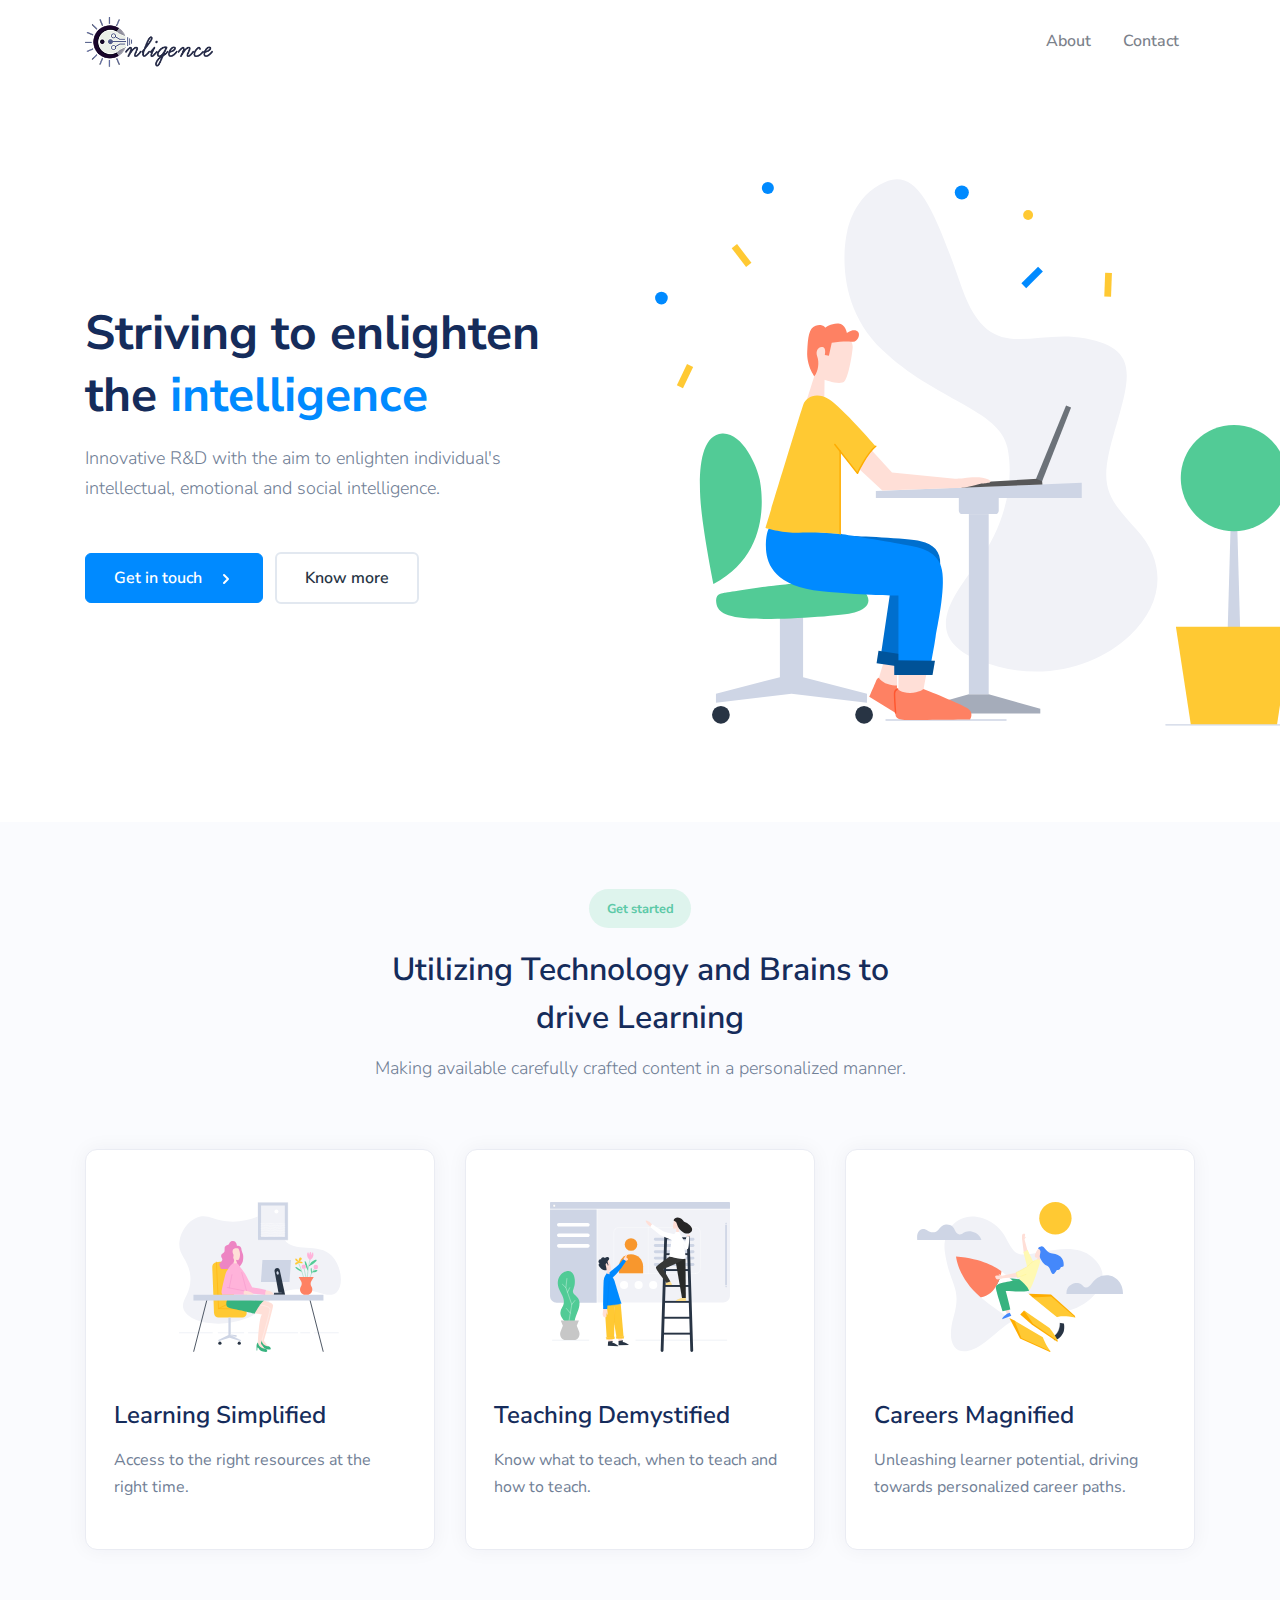
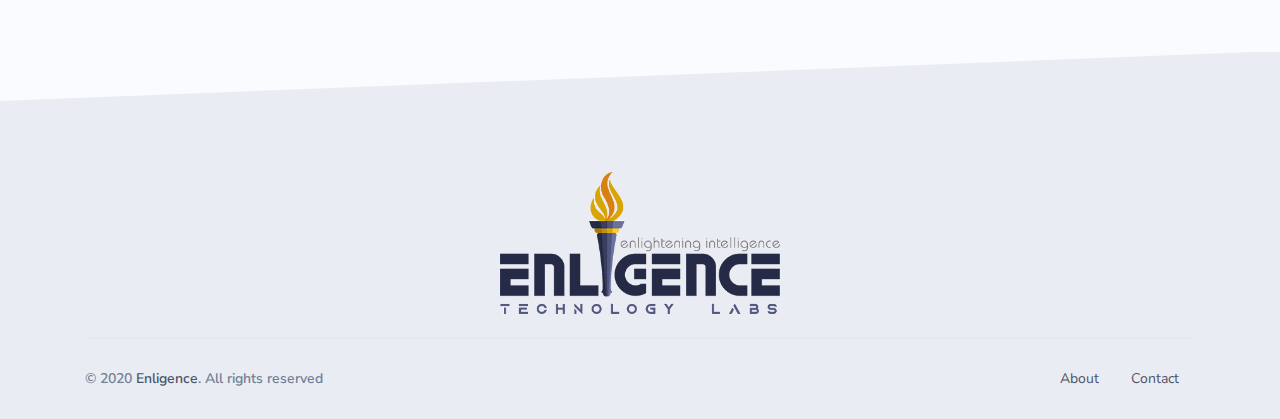
<file: index.html>
<!DOCTYPE html>
<html lang="en">

<head>
    <meta charset="utf-8">
    <meta name="viewport" content="width=device-width, initial-scale=1, shrink-to-fit=no">
    <meta name="description" content="">
    <meta name="author" content="Enligence">
    <title>Enligence Technology Labs</title>
    <link rel="icon" href="assets/img/brand/favicon.png" type="image/png">
    <link rel="stylesheet" href="assets/css/quick-website.css" id="stylesheet">
</head>

<body>
    <!-- Preloader -->
    <div class="preloader">
        <div class="spinner-border text-primary" role="status">
            <span class="sr-only">Loading...</span>
        </div>
    </div>

    <!-- Navbar -->
    <nav class="navbar navbar-expand-lg navbar-light bg-white">
        <div class="container">
            <!-- Brand -->
            <a href="index.html">
                <img style="height:50px" alt="Image placeholder" src="assets/img/toplogo.png" id="navbar-logo">
            </a>
            <!-- Toggler -->
            <button class="navbar-toggler" type="button" data-toggle="collapse" data-target="#navbarCollapse"
                aria-controls="navbarCollapse" aria-expanded="false" aria-label="Toggle navigation">
                <span class="navbar-toggler-icon"></span>
            </button>
            <!-- Collapse -->
            <div class="collapse navbar-collapse" id="navbarCollapse">
                <ul class="navbar-nav mt-4 mt-lg-0 ml-auto">
                    <li class="nav-item">
                        <a class="nav-link" href="about.html">About</a>
                    </li>
                    <li class="nav-item">
                        <a class="nav-link" href="contact.html">Contact</a>
                    </li>
                </ul>
            </div>
        </div>
    </nav>
    <!-- Main content -->
    <section class="slice py-7">
        <div class="container">
            <div class="row row-grid align-items-center">
                <div class="col-12 col-md-5 col-lg-6 order-md-2 text-center">
                    <!-- Image -->
                    <figure class="w-100">
                        <img alt="Image placeholder" src="assets/img/svg/illustrations/illustration-3.svg"
                            class="img-fluid mw-md-120">
                    </figure>
                </div>
                <div class="col-12 col-md-7 col-lg-6 order-md-1 pr-md-5">
                    <!-- Heading -->


                    <h1 class="display-4 text-center text-md-left mb-3">
                        Striving to enlighten the <strong class="text-primary">intelligence</strong>
                    </h1>
                    <!-- Text -->
                    <p class="lead text-center text-md-left text-muted">
                        Innovative R&D with the aim to
                        enlighten individual's intellectual, emotional and social intelligence.
                    </p>
                    <!-- Buttons -->
                    <div class="text-center text-md-left mt-5">
                        <a href="contact.html" class="btn btn-primary btn-icon">
                            <span class="btn-inner--text">Get in touch</span>
                            <span class="btn-inner--icon"><i data-feather="chevron-right"></i></span>
                        </a>
                        <a href="about.html" class="btn btn-neutral btn-icon d-lg-inline-block">Know more</a>
                    </div>
                </div>
            </div>
        </div>
    </section>
    <section class="slice slice-lg pt-lg-6 pb-0 pb-lg-6 bg-section-secondary">
        <div class="container">
            <!-- Title -->
            <!-- Section title -->
            <div class="row mb-5 justify-content-center text-center">
                <div class="col-lg-6">
                    <span class="badge badge-soft-success badge-pill badge-lg">
                        Get started
                    </span>
                    <!-- Research and Develop innovative teaching and learning frameworks and related areas, 
                    aids and products for all age groups and domains in diverse modalities with aim to 
                    enlighten individual's intellectual, emotional and social intelligence -->
                    <h2 class=" mt-4">Utilizing Technology and Brains to drive Learning</h2>
                    <div class="mt-2">
                        <p class="lead lh-180">Making available carefully crafted content in a personalized manner.</p>
                    </div>
                </div>
            </div>
            <!-- Card -->
            <div class="row mt-5">
                <div class="col-md-4">
                    <div class="card">
                        <div class="card-body pb-5">
                            <div class="pt-4 pb-5">
                                <img src="assets/img/svg/illustrations/illustration-5.svg" class="img-fluid img-center"
                                    style="height: 150px;" alt="Illustration" />
                            </div>
                            <h5 class="h4 lh-130 mb-3">Learning Simplified</h5>
                            <p class="text-muted mb-0">Access to the right resources at the right time.</p>
                        </div>
                    </div>
                </div>
                <div class="col-md-4">
                    <div class="card">
                        <div class="card-body pb-5">
                            <div class="pt-4 pb-5">
                                <img src="assets/img/svg/illustrations/illustration-6.svg" class="img-fluid img-center"
                                    style="height: 150px;" alt="Illustration" />
                            </div>
                            <h5 class="h4 lh-130 mb-3">Teaching Demystified</h5>
                            <p class="text-muted mb-0">Know what to teach, when to teach and how to teach.</p>
                        </div>
                    </div>
                </div>
                <div class="col-md-4">
                    <div class="card">
                        <div class="card-body pb-5">
                            <div class="pt-4 pb-5">
                                <img src="assets/img/svg/illustrations/illustration-7.svg" class="img-fluid img-center"
                                    style="height: 150px;" alt="Illustration" />
                            </div>
                            <h5 class="h4 lh-130 mb-3">Careers Magnified</h5>
                            <p class="text-muted mb-0">Unleashing learner potential, driving towards personalized career
                                paths.</p>
                        </div>
                    </div>
                </div>
            </div>
        </div>
    </section>

    <footer class="position-relative" id="footer-main">
        <div class="footer pt-lg-7 footer-light bg-light">
            <!-- SVG shape -->
            <div class="shape-container shape-line shape-position-top shape-orientation-inverse">
                <svg width="2560px" height="100px" xmlns="http://www.w3.org/2000/svg"
                    xmlns:xlink="http://www.w3.org/1999/xlink" preserveAspectRatio="none" x="0px" y="0px"
                    viewBox="0 0 2560 100" style="enable-background:new 0 0 2560 100;" xml:space="preserve"
                    class=" fill-section-secondary">
                    <polygon points="2560 0 2560 100 0 100"></polygon>
                </svg>
            </div>
            <!-- Footer -->
            <div class="container pt-4">
                <div class="row">
                    <!-- Theme's logo -->
                    <a href="index.html" class="bottomimage">
                        <img alt="Image placeholder" src="assets/img/mainlogo.png" class="img-fluid" id="footer-logo">
                    </a>
    
                </div>
                <hr class="divider divider-fade divider-dark my-4">
                <div class="row align-items-center justify-content-md-between pb-4">
                    <div class="col-md-6">
                        <div class="copyright text-sm font-weight-bold text-center text-md-left">
                            &copy; 2020 <a href="index.html" class="font-weight-bold">Enligence</a>. All rights reserved
                        </div>
                    </div>
                    <div class="col-md-6">
                        <ul class="nav justify-content-center justify-content-md-end mt-3 mt-md-0">
                            <li class="nav-item">
                                <a class="nav-link" href="about.html">About</a>
                            </li>
                            <li class="nav-item">
                                <a class="nav-link" href="contact.html">Contact</a>
                            </li>
                        </ul>
                    </div>
                </div>
            </div>
        </div>
    </footer>
    <script src="https://ajax.googleapis.com/ajax/libs/jquery/3.5.1/jquery.min.js"></script>
    <script src="https://stackpath.bootstrapcdn.com/bootstrap/4.5.0/js/bootstrap.min.js" integrity="sha384-OgVRvuATP1z7JjHLkuOU7Xw704+h835Lr+6QL9UvYjZE3Ipu6Tp75j7Bh/kR0JKI" crossorigin="anonymous"></script>
    <script src="assets/libs/svg-injector/dist/svg-injector.min.js"></script>
    <script src="assets/libs/feather-icons/dist/feather.min.js"></script>
    <script src="assets/js/quick-website.min.js"></script>
    <script>
        feather.replace({
            'width': '1em',
            'height': '1em'
        })
        window.addEventListener("load", function () {
            setTimeout(function () {
                document.querySelector('body').classList.add('loaded');
            }, 300);
        });
    </script>
</body>

</html>
</file>
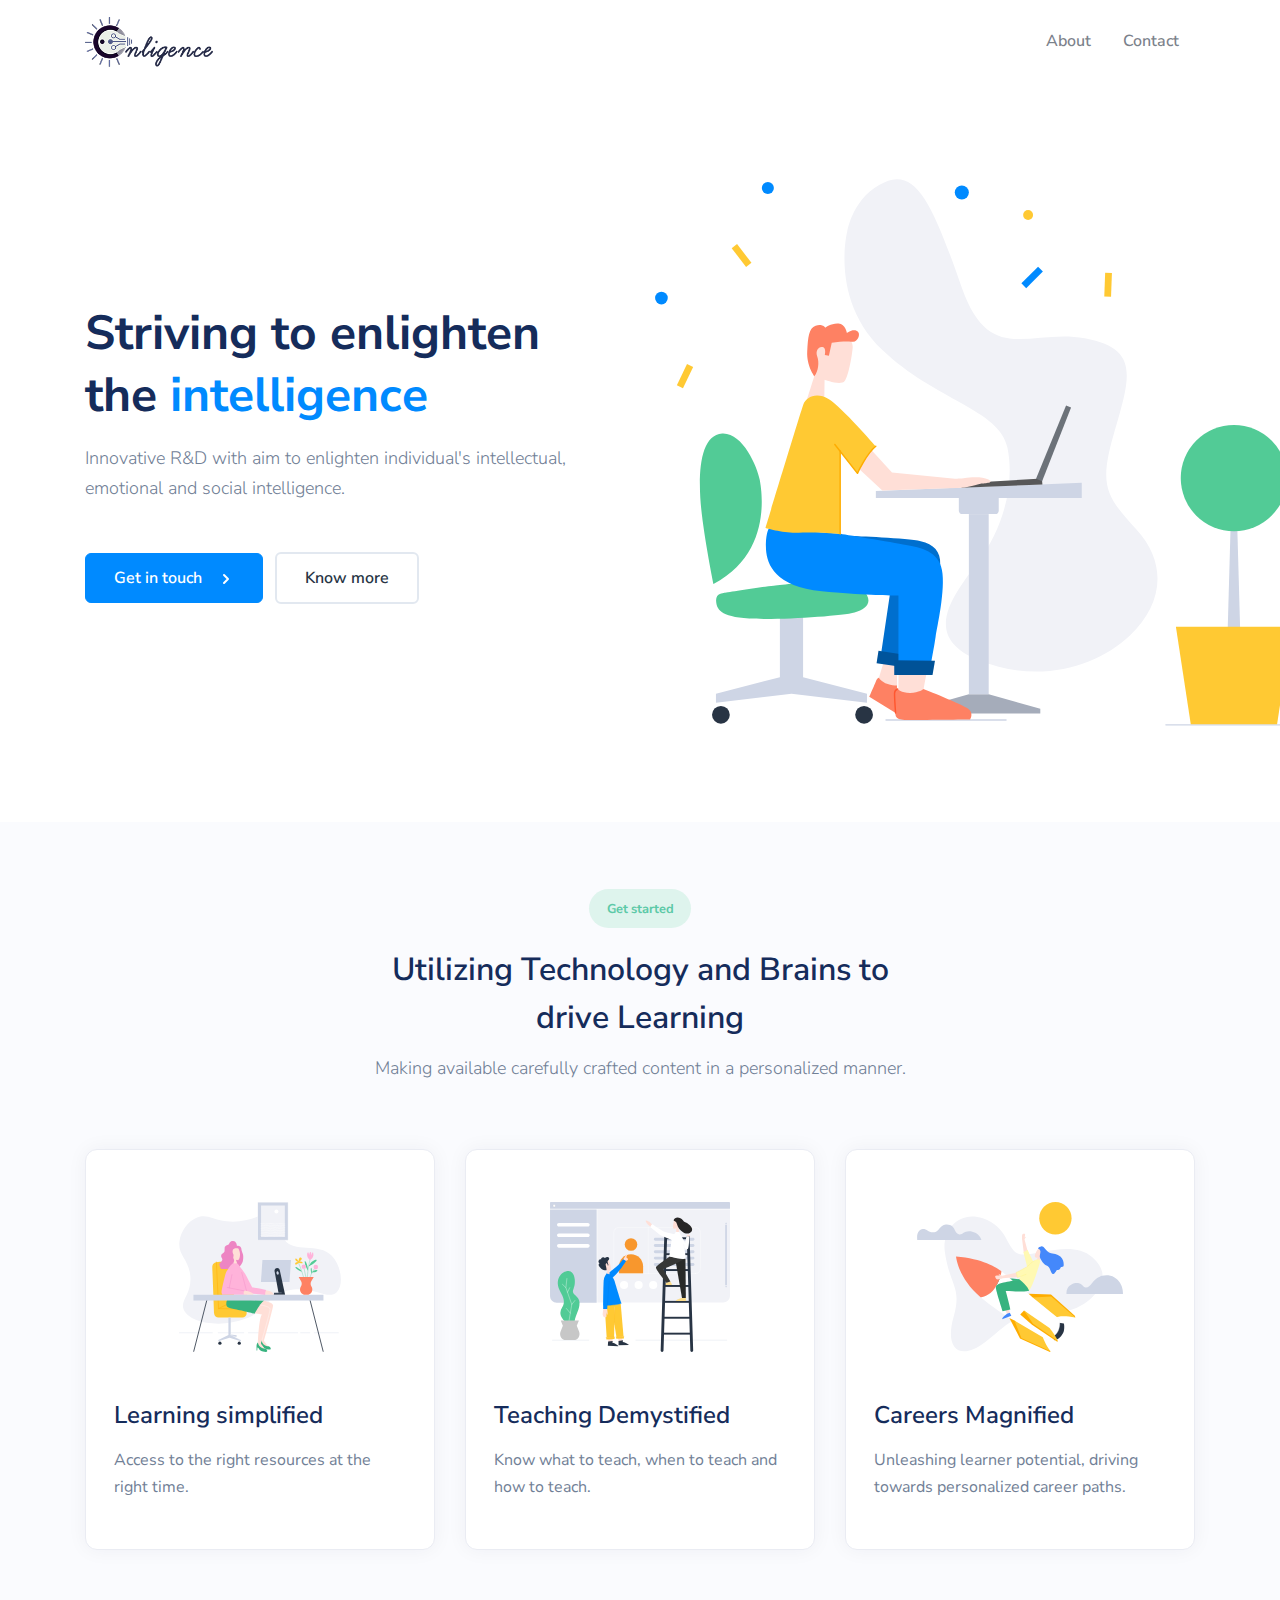
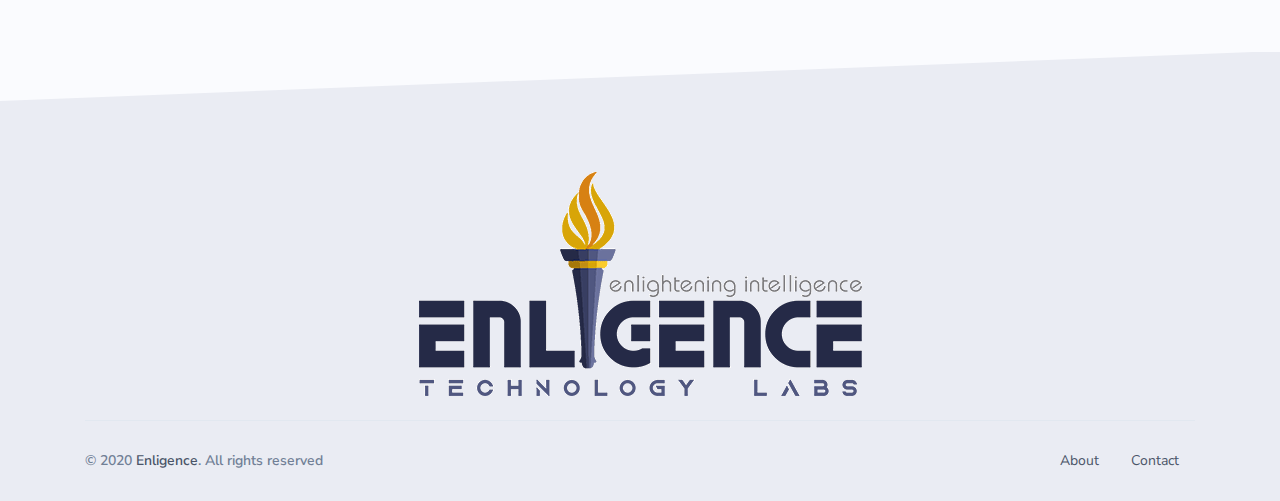
<file: src/index.html>
<!DOCTYPE html>
<html lang="en">

<head>
    <meta charset="utf-8">
    <meta name="viewport" content="width=device-width, initial-scale=1, shrink-to-fit=no">
    <meta name="description" content="">
    <meta name="author" content="enligence">
    <title>Enligence Technology Labs LLP</title>
    <!-- Preloader -->
    <style>
        @keyframes hidePreloader {
            0% {
                width: 100%;
                height: 100%;
            }

            100% {
                width: 0;
                height: 0;
            }
        }

        body>div.preloader {
            position: fixed;
            background: white;
            width: 100%;
            height: 100%;
            z-index: 1071;
            opacity: 0;
            transition: opacity .5s ease;
            overflow: hidden;
            pointer-events: none;
            display: flex;
            align-items: center;
            justify-content: center;
        }

        body:not(.loaded)>div.preloader {
            opacity: 1;
        }

        body:not(.loaded) {
            overflow: hidden;
        }

        body.loaded>div.preloader {
            animation: hidePreloader .5s linear .5s forwards;
        }
    </style>
    <script>
        window.addEventListener("load", function () {
            setTimeout(function () {
                document.querySelector('body').classList.add('loaded');
            }, 300);
        });
    </script>
    <!-- Favicon -->
    <link rel="icon" href="assets/img/brand/favicon.png" type="image/png"><!-- Font Awesome -->
    <!-- Quick CSS -->
    <link rel="stylesheet" href="assets/css/quick-website.css" id="stylesheet">
</head>

<body>
    <!-- Preloader -->
    <div class="preloader">
        <div class="spinner-border text-primary" role="status">
            <span class="sr-only">Loading...</span>
        </div>
    </div>

    <!-- Navbar -->
    <nav class="navbar navbar-expand-lg navbar-light bg-white">
        <div class="container">
            <!-- Brand -->
            <a href="index.html">
                <img style="height:50px" alt="Image placeholder" src="assets/img/toplogo.png" id="navbar-logo">
            </a>
            <!-- Toggler -->
            <button class="navbar-toggler" type="button" data-toggle="collapse" data-target="#navbarCollapse"
                aria-controls="navbarCollapse" aria-expanded="false" aria-label="Toggle navigation">
                <span class="navbar-toggler-icon"></span>
            </button>
            <!-- Collapse -->
            <div class="collapse navbar-collapse" id="navbarCollapse">
                <ul class="navbar-nav mt-4 mt-lg-0 ml-auto">
                    <li class="nav-item ">
                        <a class="nav-link" href="about.html">About</a>
                    </li>
                    <li class="nav-item ">
                        <a class="nav-link" href="contact.html">Contact</a>
                    </li>
                </ul>
            </div>
        </div>
    </nav>
    <!-- Main content -->
    <section class="slice py-7">
        <div class="container">
            <div class="row row-grid align-items-center">
                <div class="col-12 col-md-5 col-lg-6 order-md-2 text-center">
                    <!-- Image -->
                    <figure class="w-100">
                        <img alt="Image placeholder" src="assets/img/svg/illustrations/illustration-3.svg"
                            class="img-fluid mw-md-120">
                    </figure>
                </div>
                <div class="col-12 col-md-7 col-lg-6 order-md-1 pr-md-5">
                    <!-- Heading -->


                    <h1 class="display-4 text-center text-md-left mb-3">
                        Striving to enlighten the <strong class="text-primary">intelligence</strong>
                    </h1>
                    <!-- Text -->
                    <p class="lead text-center text-md-left text-muted">
                        Innovative R&D with aim to
                        enlighten individual's intellectual, emotional and social intelligence.
                    </p>
                    <!-- Buttons -->
                    <div class="text-center text-md-left mt-5">
                        <a href="contact.html" class="btn btn-primary btn-icon" target="_blank">
                            <span class="btn-inner--text">Get in touch</span>
                            <span class="btn-inner--icon"><i data-feather="chevron-right"></i></span>
                        </a>
                        <a href="about.html" class="btn btn-neutral btn-icon d-none d-lg-inline-block"
                            target="_blank">Know more</a>
                    </div>
                </div>
            </div>
        </div>
    </section>
    <section class="slice slice-lg pt-lg-6 pb-0 pb-lg-6 bg-section-secondary">
        <div class="container">
            <!-- Title -->
            <!-- Section title -->
            <div class="row mb-5 justify-content-center text-center">
                <div class="col-lg-6">
                    <span class="badge badge-soft-success badge-pill badge-lg">
                        Get started
                    </span>
                    <!-- Research and Develop innovative teaching and learning frameworks and related areas, 
                    aids and products for all age groups and domains in diverse modalities with aim to 
                    enlighten individual's intellectual, emotional and social intelligence -->
                    <h2 class=" mt-4">Utilizing Technology and Brains to drive Learning</h2>
                    <div class="mt-2">
                        <p class="lead lh-180">Making available carefully crafted content in a personalized manner.</p>
                    </div>
                </div>
            </div>
            <!-- Card -->
            <div class="row mt-5">
                <div class="col-md-4">
                    <div class="card">
                        <div class="card-body pb-5">
                            <div class="pt-4 pb-5">
                                <img src="assets/img/svg/illustrations/illustration-5.svg" class="img-fluid img-center"
                                    style="height: 150px;" alt="Illustration" />
                            </div>
                            <h5 class="h4 lh-130 mb-3">Learning simplified</h5>
                            <p class="text-muted mb-0">Access to the right resources at the right time.</p>
                        </div>
                    </div>
                </div>
                <div class="col-md-4">
                    <div class="card">
                        <div class="card-body pb-5">
                            <div class="pt-4 pb-5">
                                <img src="assets/img/svg/illustrations/illustration-6.svg" class="img-fluid img-center"
                                    style="height: 150px;" alt="Illustration" />
                            </div>
                            <h5 class="h4 lh-130 mb-3">Teaching Demystified</h5>
                            <p class="text-muted mb-0">Know what to teach, when to teach and how to teach.</p>
                        </div>
                    </div>
                </div>
                <div class="col-md-4">
                    <div class="card">
                        <div class="card-body pb-5">
                            <div class="pt-4 pb-5">
                                <img src="assets/img/svg/illustrations/illustration-7.svg" class="img-fluid img-center"
                                    style="height: 150px;" alt="Illustration" />
                            </div>
                            <h5 class="h4 lh-130 mb-3">Careers Magnified</h5>
                            <p class="text-muted mb-0">Unleashing learner potential, driving towards personalized career
                                paths.</p>
                        </div>
                    </div>
                </div>
            </div>
        </div>
    </section>

    <footer class="position-relative" id="footer-main">
        <div class="footer pt-lg-7 footer-light bg-light">
            <!-- SVG shape -->
            <div class="shape-container shape-line shape-position-top shape-orientation-inverse">
                <svg width="2560px" height="100px" xmlns="http://www.w3.org/2000/svg"
                    xmlns:xlink="http://www.w3.org/1999/xlink" preserveAspectRatio="none" x="0px" y="0px"
                    viewBox="0 0 2560 100" style="enable-background:new 0 0 2560 100;" xml:space="preserve"
                    class=" fill-section-secondary">
                    <polygon points="2560 0 2560 100 0 100"></polygon>
                </svg>
            </div>
            <!-- Footer -->
            <div class="container pt-4">
                <div class="row">
                    <!-- Theme's logo -->
                    <a href="index.html" style="margin: 0 auto">
                        <img alt="Image placeholder" src="assets/img/mainlogo.png" id="footer-logo">
                    </a>

                </div>
                <hr class="divider divider-fade divider-dark my-4">
                <div class="row align-items-center justify-content-md-between pb-4">
                    <div class="col-md-6">
                        <div class="copyright text-sm font-weight-bold text-center text-md-left">
                            &copy; 2020 <a href="https://enligence.com" class="font-weight-bold"
                                target="_blank">Enligence</a>. All rights reserved
                        </div>
                    </div>
                    <div class="col-md-6">
                        <ul class="nav justify-content-center justify-content-md-end mt-3 mt-md-0">
                            <li class="nav-item">
                                <a class="nav-link" href="about.html">About</a>
                            </li>
                            <li class="nav-item">
                                <a class="nav-link" href="contact.html">Contact</a>
                            </li>
                        </ul>
                    </div>
                </div>
            </div>
        </div>
    </footer>
    <!-- Core JS  -->
    <script src="assets/libs/jquery/dist/jquery.min.js"></script>
    <script src="assets/libs/bootstrap/dist/js/bootstrap.bundle.min.js"></script>
    <script src="assets/libs/svg-injector/dist/svg-injector.min.js"></script>
    <script src="assets/libs/feather-icons/dist/feather.min.js"></script>
    <!-- Quick JS -->
    <script src="assets/js/quick-website.js"></script>
    <!-- Feather Icons -->
    <script>
        feather.replace({
            'width': '1em',
            'height': '1em'
        })
    </script>
</body>

</html>
</file>
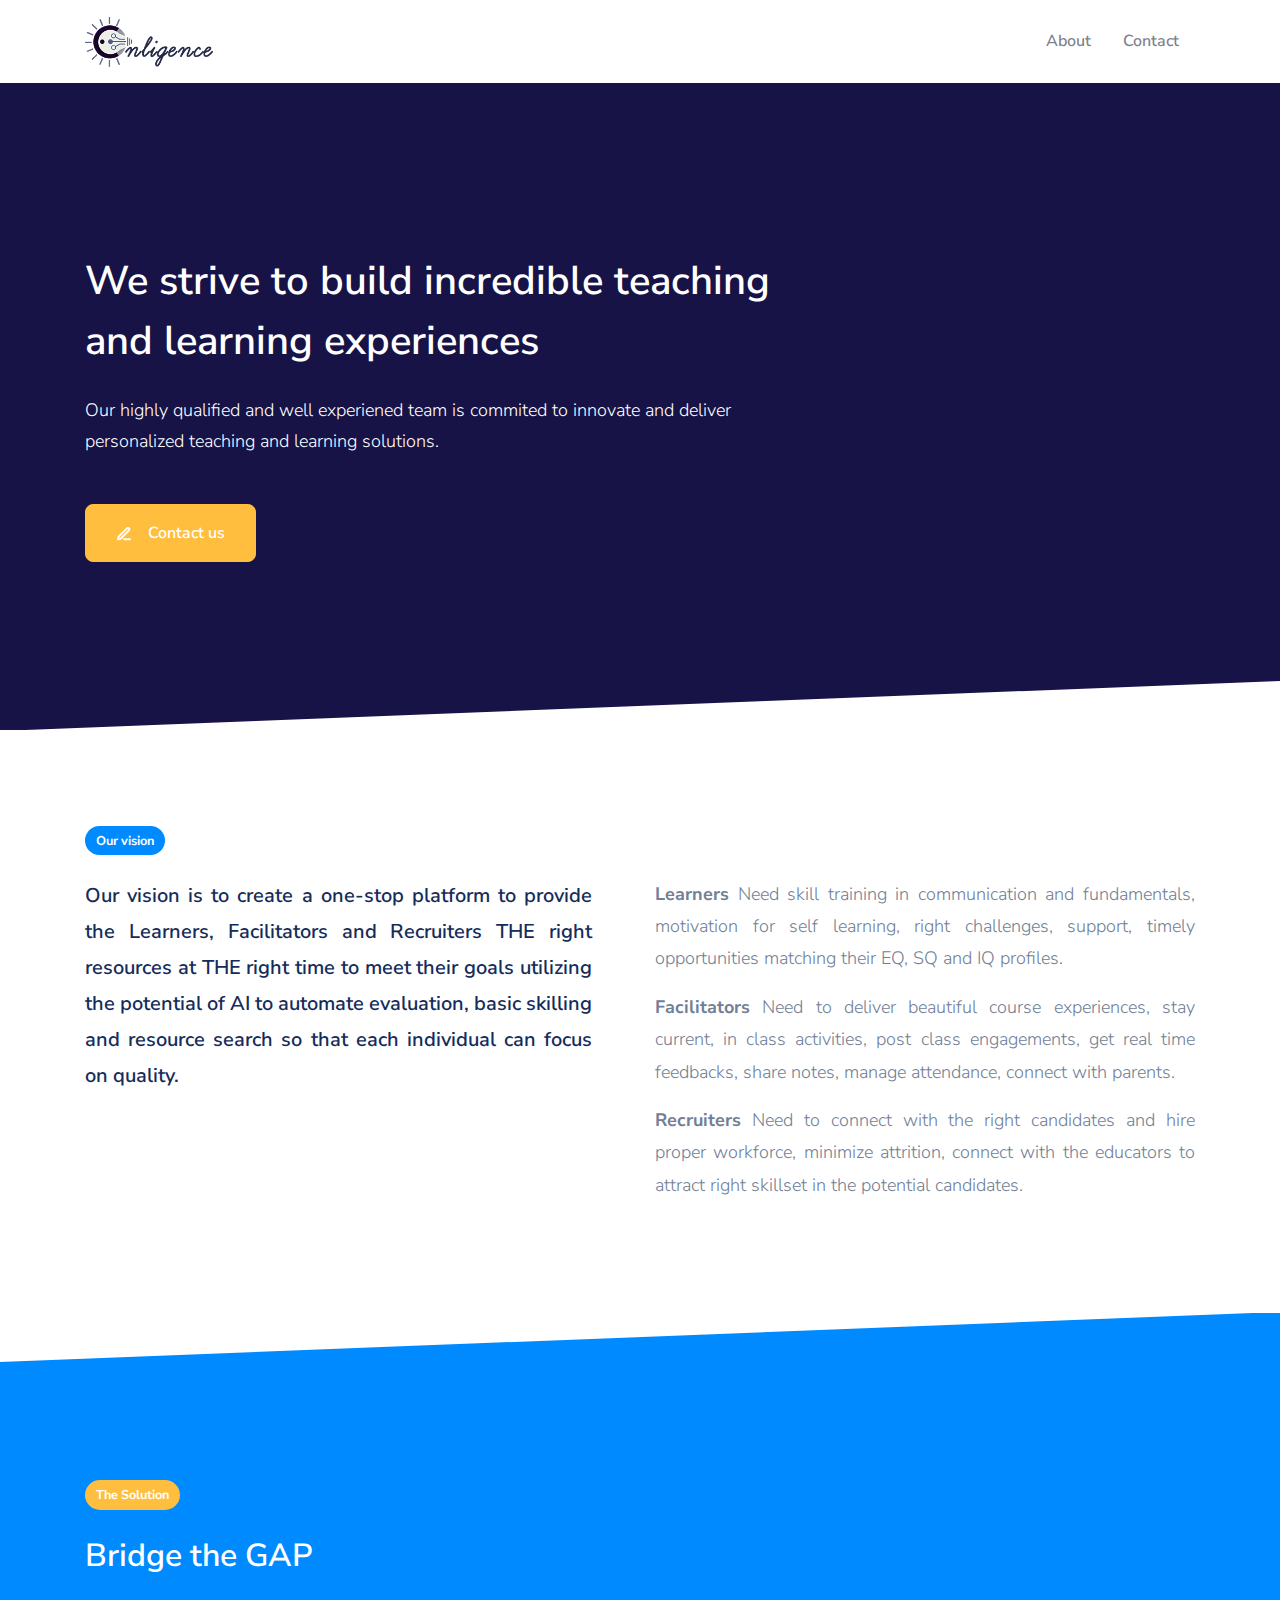
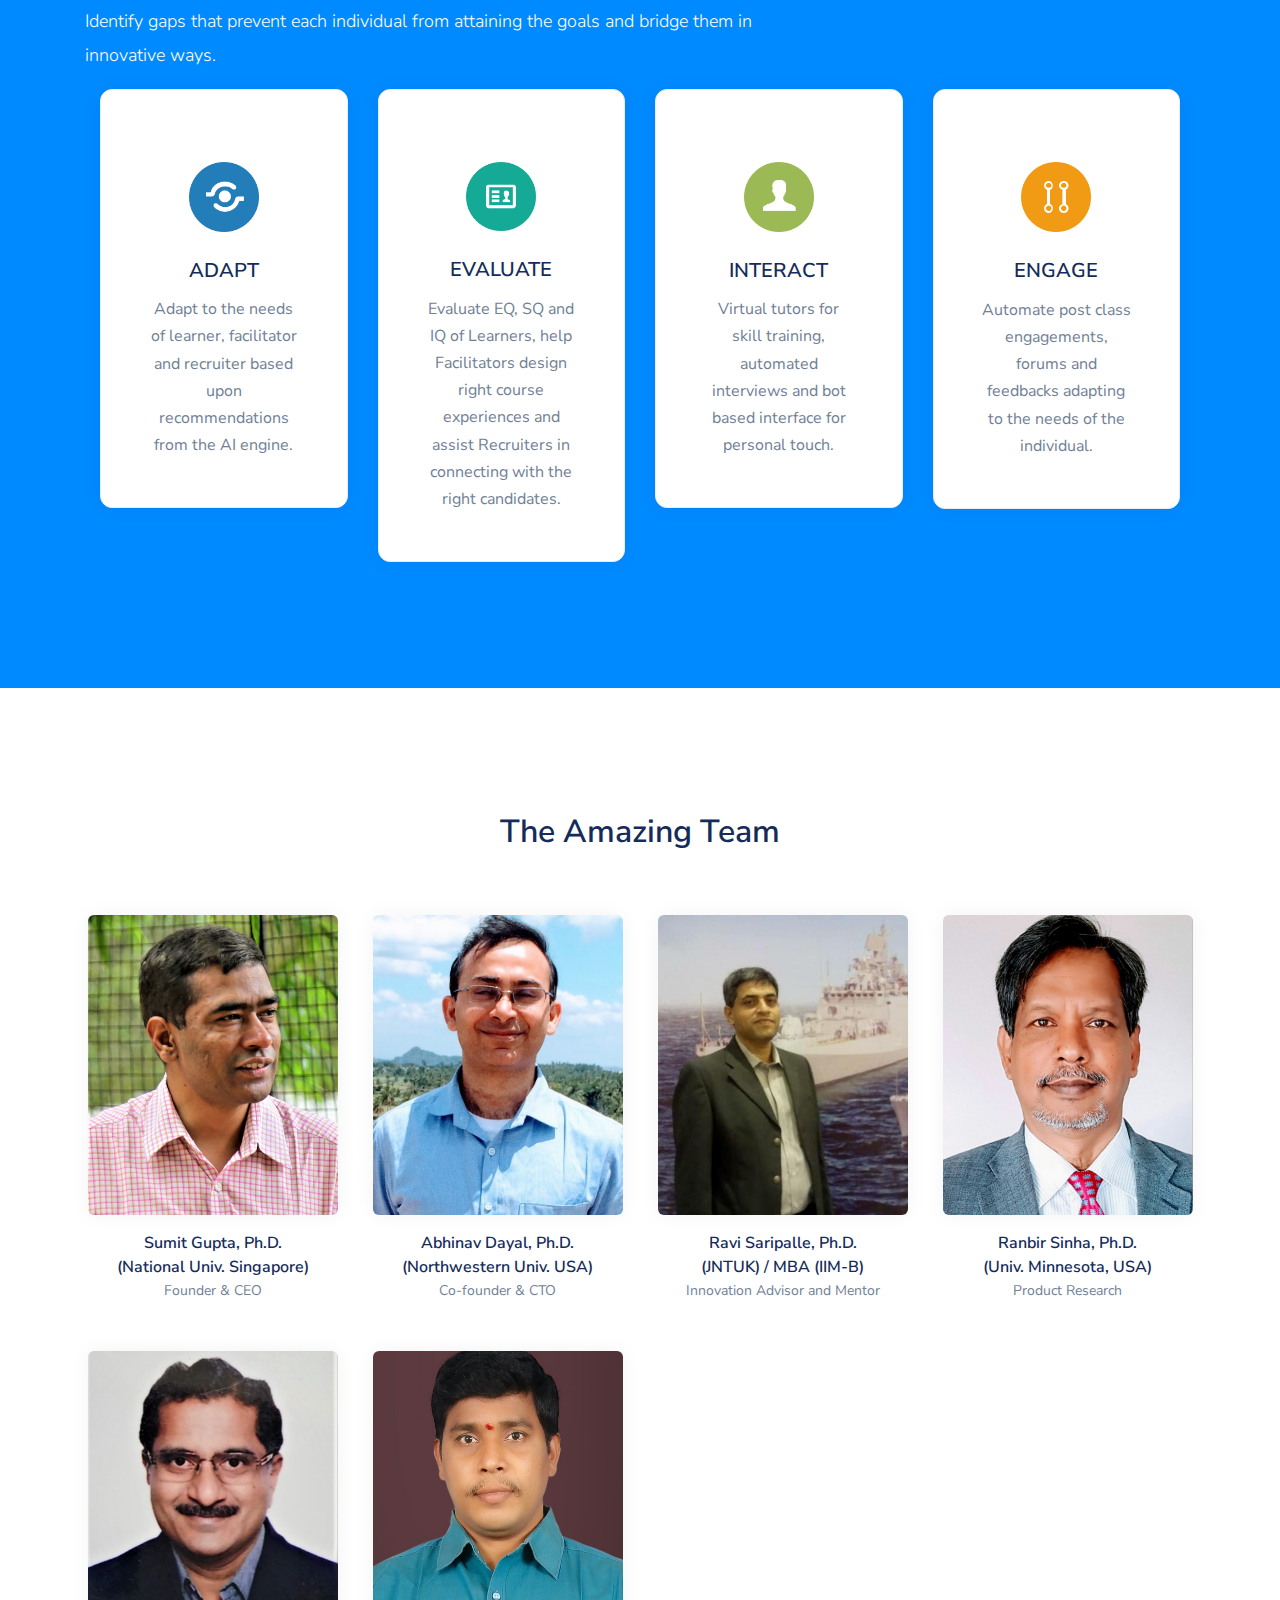
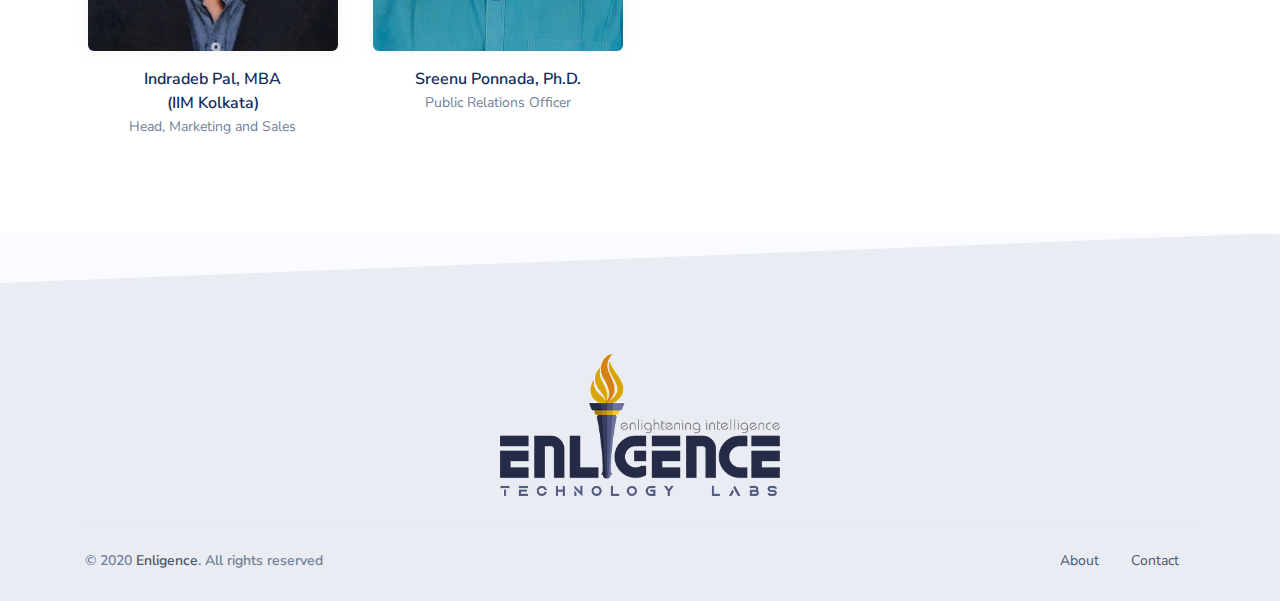
<file: about.html>
<!DOCTYPE html>
<html lang="en">

<head>
    <meta charset="utf-8">
    <meta name="viewport" content="width=device-width, initial-scale=1, shrink-to-fit=no">
    <meta name="description" content="">
    <meta name="author" content="Enligence">
    <title>Enligence Technology Labs</title>
    <!-- Favicon -->
    <link rel="icon" href="assets/img/brand/favicon.png" type="image/png">
    <!-- Quick CSS -->
    <link rel="stylesheet" href="assets/css/quick-website.css" id="stylesheet">

    <style>
        .team {
            height: 300px;
            width: 250px;
            object-fit: cover;
        }
    </style>
</head>

<body>
    <!-- Preloader -->
    <div class="preloader">
        <div class="spinner-border text-primary" role="status">
            <span class="sr-only">Loading...</span>
        </div>
    </div>


    <!-- Navbar -->
    <nav class="navbar navbar-expand-lg navbar-light bg-white">
        <div class="container">
            <!-- Brand -->
            <a href="index.html">
                <img style="height:50px" alt="Image placeholder" src="assets/img/toplogo.png" id="navbar-logo">
            </a>
            <!-- Toggler -->
            <button class="navbar-toggler" type="button" data-toggle="collapse" data-target="#navbarCollapse"
                aria-controls="navbarCollapse" aria-expanded="false" aria-label="Toggle navigation">
                <span class="navbar-toggler-icon"></span>
            </button>
            <!-- Collapse -->
            <div class="collapse navbar-collapse" id="navbarCollapse">
                <ul class="navbar-nav mt-4 mt-lg-0 ml-auto">
                    <li class="nav-item ">
                        <a class="nav-link" href="about.html">About</a>
                    </li>
                    <li class="nav-item ">
                        <a class="nav-link" href="contact.html">Contact</a>
                    </li>
                </ul>
            </div>
        </div>
    </nav>
    <!-- Main content -->
    <section class="slice py-8 bg-dark">
        <div class="container py-5">
            <div class="row row-grid align-items-center">
                <div class="col-lg-8 text-center text-lg-left">
                    <!-- Heading -->
                    <h1 class="text-white mb-4">
                        We strive to build incredible teaching and learning experiences
                    </h1>
                    <!-- Text -->
                    <p class="lead text-white opacity-8">
                        Our highly qualified and well experiened team is commited to innovate and deliver personalized
                        teaching and learning solutions.
                    </p>
                    <!-- Buttons -->
                    <div class="mt-5">
                        <a href="contact.html" class="btn btn-warning btn-lg btn-icon">
                            <span class="btn-inner--icon">
                                <i data-feather="edit-3"></i>
                            </span>
                            <span class="btn-inner--text">Contact us</span>
                        </a>
                    </div>
                </div>
            </div>
        </div>
        <!-- SVG separator -->
        <div class="shape-container shape-line shape-position-bottom">
            <svg width="2560px" height="100px" xmlns="http://www.w3.org/2000/svg"
                xmlns:xlink="http://www.w3.org/1999/xlink" preserveAspectRatio="none" x="0px" y="0px"
                viewBox="0 0 2560 100" style="enable-background:new 0 0 2560 100;" xml:space="preserve" class="">
                <polygon points="2560 0 2560 100 0 100"></polygon>
            </svg>
        </div>
    </section>
    <section class="slice slice-lg">
        <div class="container">
            <span class="badge badge-primary badge-pill">Our vision</span>
            <div class="row mt-4" style="text-align: justify">
                <div class="col-lg-6 pr-lg-5">
                    <p class="h5 lh-180 mb-3">
                        Our vision is to create a one-stop platform to provide the Learners, Facilitators and Recruiters
                        THE right resources at THE right time to meet their goals utilizing the potential of AI to
                        automate evaluation, basic skilling and resource search so that each individual can focus on
                        quality.
                    </p>
                </div>
                <div class="col-lg-6">
                    <p class="lead lh-180">
                        <strong>Learners</strong> Need skill training in communication and fundamentals, motivation for
                        self learning, right challenges, support, timely opportunities matching their EQ, SQ and IQ
                        profiles.
                    </p>
                    <p class="lead lh-180">
                        <strong>Facilitators </strong>Need to deliver beautiful course experiences, stay current, in
                        class activities, post class engagements, get real time feedbacks, share notes, manage
                        attendance, connect with parents.
                    </p>
                    <p class="lead lh-180">
                        <strong>Recruiters</strong> Need to connect with the right candidates and hire proper workforce,
                        minimize attrition, connect with the educators to attract right skillset in the potential candidates.
                    </p>
                </div>
            </div>
        </div>
    </section>
    <section class="slice slice-lg pt-10 bg-primary">
        <!-- SVG separator -->
        <div class="shape-container shape-line shape-position-top shape-orientation-inverse">
            <svg width="2560px" height="100px" xmlns="http://www.w3.org/2000/svg"
                xmlns:xlink="http://www.w3.org/1999/xlink" preserveAspectRatio="none" x="0px" y="0px"
                viewBox="0 0 2560 100" style="enable-background:new 0 0 2560 100;" xml:space="preserve" class="">
                <polygon points="2560 0 2560 100 0 100"></polygon>
            </svg>
        </div>
        <!-- Container -->
        <div class="container">
            <div class="row row-grid">
                <div class="col-lg-8">
                    <!-- Badge -->
                    <span class="badge badge-warning badge-pill">The Solution</span>
                    <!-- Title -->
                    <h2 class="my-4 text-white">Bridge the GAP</h2>
                    <!-- Text -->
                    <p class="lead text-white lh-190">
                        Identify gaps that prevent each individual from attaining the goals and bridge them in
                        innovative ways.
                    </p>
                </div>
            </div>
            <div class="container">
                <div class="row">
                    <div class="col-lg-3">
                        <div class="card text-center hover-translate-y-n10 hover-shadow-lg">
                            <div class="px-5 pb-5 pt-5">
                                <div class="py-4">
                                    <div class="mx-auto">
                                        <img style="width: 70px" src="assets/img/adapt.png">
                                    </div>
                                </div>
                                <h5>ADAPT</h5>
                                <p class=" mt-2 mb-0">Adapt to the needs of learner, facilitator and recruiter based
                                    upon recommendations from the AI engine.</p>
                            </div>
                        </div>
                    </div>
                    <div class="col-lg-3">
                        <div class="card text-center hover-translate-y-n10 hover-shadow-lg">
                            <div class="px-5 pb-5 pt-5">
                                <div class="py-4">
                                    <div class="mx-auto">
                                        <img style="width: 70px" src="assets/img/evaluate.png">
                                    </div>
                                </div>
                                <h5>EVALUATE</h5>
                                <p class=" mt-2 mb-0">Evaluate EQ, SQ and IQ of Learners, help Facilitators design right
                                    course experiences and assist Recruiters in connecting with the right candidates.</p>
                            </div>
                        </div>
                    </div>
                    <div class="col-lg-3">
                        <div class="card text-center hover-translate-y-n10 hover-shadow-lg">
                            <div class="px-5 pb-5 pt-5">
                                <div class="py-4">
                                    <div class="mx-auto">
                                        <img style="width: 70px" src="assets/img/interact.png">
                                    </div>
                                </div>
                                <h5>INTERACT</h5>
                                <p class=" mt-2 mb-0">Virtual tutors for skill training, automated interviews and bot
                                    based interface for personal touch.</p>
                            </div>
                        </div>
                    </div>
                    <div class="col-lg-3">
                        <div class="card text-center hover-translate-y-n10 hover-shadow-lg">
                            <div class="px-5 pb-5 pt-5">
                                <div class="py-4">
                                    <div class="mx-auto">
                                        <img style="width: 70px" src="assets/img/engage.png">
                                    </div>
                                </div>
                                <h5>ENGAGE</h5>
                                <p class=" mt-2 mb-0">Automate post class engagements, forums and feedbacks adapting to
                                    the needs of the individual.</p>
                            </div>
                        </div>
                    </div>
                </div>
            </div>
        </div>
    </section>
    <section class="slice slice-lg pb-5">
        <div class="container">
            <!-- Section title -->
            <div class="row mb-5 justify-content-center text-center">
                <div class="col-lg-8 col-md-10">
                    <h2 class=" mt-4">The Amazing Team</h2>
                </div>
            </div>
            <div class="row">
                <div class="col-lg-3 col-sm-6 mb-5">
                    <div data-animate-hover="2">
                        <div class="animate-this text-center">
                            <a href="https://www.linkedin.com/in/sumit-gupta-894780107/" target="_blank">
                                <img alt="Image placeholder" class="img-fluid rounded shadow team" src="assets/img/team/person-2.jpg">
                            </a>
                        </div>
                        <div class="mt-3">
                            <h5 class="h6 mb-0 text-center">Sumit Gupta, Ph.D. <br/>(National Univ. Singapore)</h5>
                            <p class="text-muted text-sm mb-0 text-center">Founder &amp; CEO</p>
                        </div>
                    </div>
                </div>
                <div class="col-lg-3 col-sm-6 mb-5">
                    <div data-animate-hover="2">
                        <div class="animate-this text-center">
                            <a href="https://www.linkedin.com/in/abhinavdayal/" target="_blank">
                                <img alt="Image placeholder" class="img-fluid rounded shadow team" src="assets/img/team/person-1.jpg">
                            </a>
                        </div>
                        <div class="mt-3">
                            <h5 class="h6 mb-0 text-center">Abhinav Dayal, Ph.D. <br/>(Northwestern Univ. USA)</h5>
                            <p class="text-muted text-sm mb-0 text-center">Co-founder &amp; CTO</p>
                        </div>
                    </div>
                </div>  
                <div class="col-lg-3 col-sm-6 mb-5">
                    <div data-animate-hover="2">
                        <div class="animate-this text-center">
                            <a href="https://www.linkedin.com/in/ravisaripalle" target="_blank">
                                <img alt="Image placeholder" class="img-fluid rounded shadow team" src="assets/img/team/ravi.jpg">
                            </a>
                        </div>
                        <div class="mt-3">
                            <h5 class="h6 mb-0 text-center">Ravi Saripalle, Ph.D. <br/>(JNTUK) / MBA (IIM-B)</h5>
                            <p class="text-muted text-sm mb-0 text-center">Innovation Advisor and Mentor</p>
                        </div>
                    </div>
                </div>
                <div class="col-lg-3 col-sm-6 mb-5">
                    <div data-animate-hover="2">
                        <div class="animate-this text-center">
                            <a href="https://www.linkedin.com/in/dr-ranbir-sinha-93592471/" target="_blank">
                                <img alt="Image placeholder" class="img-fluid rounded shadow team" src="assets/img/team/person-3.jpg">
                            </a>
                        </div>
                        <div class="mt-3">
                            <h5 class="h6 mb-0 text-center">Ranbir Sinha, Ph.D. <br/>(Univ. Minnesota, USA)</h5>
                            <p class="text-muted text-sm mb-0 text-center">Product Research</p>
                        </div>
                    </div>
                </div>
                <!-- <div class="col-lg-3 col-sm-6 mb-5">
                    <div data-animate-hover="2">
                        <div class="animate-this text-center">
                            <a href="https://www.linkedin.com/in/vabasu/" target="_blank">
                                <img alt="Image placeholder" class="img-fluid rounded shadow team" src="assets/img/team/person-4.jpg">
                            </a>
                        </div>
                        <div class="mt-3">
                            <h5 class="h6 mb-0 text-center">Bala Varanasi</h5>
                            <p class="text-muted text-sm mb-0 text-center">CTO</p>
                        </div>
                    </div>
                </div> -->
                <div class="col-lg-3 col-sm-6 mb-5">
                    <div data-animate-hover="2">
                        <div class="animate-this text-center">
                            <a href="https://www.linkedin.com/in/indradebpal/" target="_blank">
                                <img alt="Image placeholder" class="img-fluid rounded shadow team" src="assets/img/team/indradeb.jpg">
                            </a>
                        </div>
                        <div class="mt-3">
                            <h5 class="h6 mb-0 text-center">Indradeb Pal, MBA <br/>(IIM Kolkata)</h5>
                            <p class="text-muted text-sm mb-0 text-center">Head, Marketing and Sales</p>
                        </div>
                    </div>
                </div>

                <div class="col-lg-3 col-sm-6 mb-5">
                    <div data-animate-hover="2">
                        <div class="animate-this text-center">
                            <a target="_blank">
                                <img alt="Image placeholder" class="img-fluid rounded shadow team" src="assets/img/team/sreenup.jpg">
                            </a>
                        </div>
                        <div class="mt-3">
                            <h5 class="h6 mb-0 text-center">Sreenu Ponnada, Ph.D.</h5>
                            <p class="text-muted text-sm mb-0 text-center">Public Relations Officer</p>
                        </div>
                    </div>
                </div>

            </div>
        </div>
    </section>
    <footer class="position-relative" id="footer-main">
        <div class="footer pt-lg-7 footer-light bg-light">
            <!-- SVG shape -->
            <div class="shape-container shape-line shape-position-top shape-orientation-inverse">
                <svg width="2560px" height="100px" xmlns="http://www.w3.org/2000/svg"
                    xmlns:xlink="http://www.w3.org/1999/xlink" preserveAspectRatio="none" x="0px" y="0px"
                    viewBox="0 0 2560 100" style="enable-background:new 0 0 2560 100;" xml:space="preserve"
                    class=" fill-section-secondary">
                    <polygon points="2560 0 2560 100 0 100"></polygon>
                </svg>
            </div>
            <!-- Footer -->
            <div class="container pt-4">
                <div class="row">
                    <!-- Theme's logo -->
                    <a href="index.html" class="bottomimage">
                        <img alt="Image placeholder" src="assets/img/mainlogo.png" class="img-fluid" id="footer-logo">
                    </a>
                </div>
                <hr class="divider divider-fade divider-dark my-4">
                <div class="row align-items-center justify-content-md-between pb-4">
                    <div class="col-md-6">
                        <div class="copyright text-sm font-weight-bold text-center text-md-left">
                            &copy; 2020 <a href="index.html" class="font-weight-bold">Enligence</a>. All rights reserved
                        </div>
                    </div>
                    <div class="col-md-6">
                        <ul class="nav justify-content-center justify-content-md-end mt-3 mt-md-0">
                            <li class="nav-item">
                                <a class="nav-link" href="about.html">About</a>
                            </li>
                            <li class="nav-item">
                                <a class="nav-link" href="contact.html">Contact</a>
                            </li>
                        </ul>
                    </div>
                </div>
            </div>
        </div>
    </footer>
    <script src="https://ajax.googleapis.com/ajax/libs/jquery/3.5.1/jquery.min.js"></script>
    <script src="https://stackpath.bootstrapcdn.com/bootstrap/4.5.0/js/bootstrap.min.js" integrity="sha384-OgVRvuATP1z7JjHLkuOU7Xw704+h835Lr+6QL9UvYjZE3Ipu6Tp75j7Bh/kR0JKI" crossorigin="anonymous"></script>
    <script src="assets/libs/svg-injector/dist/svg-injector.min.js"></script>
    <script src="assets/libs/feather-icons/dist/feather.min.js"></script>
    <script src="assets/js/quick-website.min.js"></script>
    <script>
        feather.replace({
            'width': '1em',
            'height': '1em'
        })
        window.addEventListener("load", function () {
            setTimeout(function () {
                document.querySelector('body').classList.add('loaded');
            }, 300);
        });
    </script>
</body>

</html>
</file>
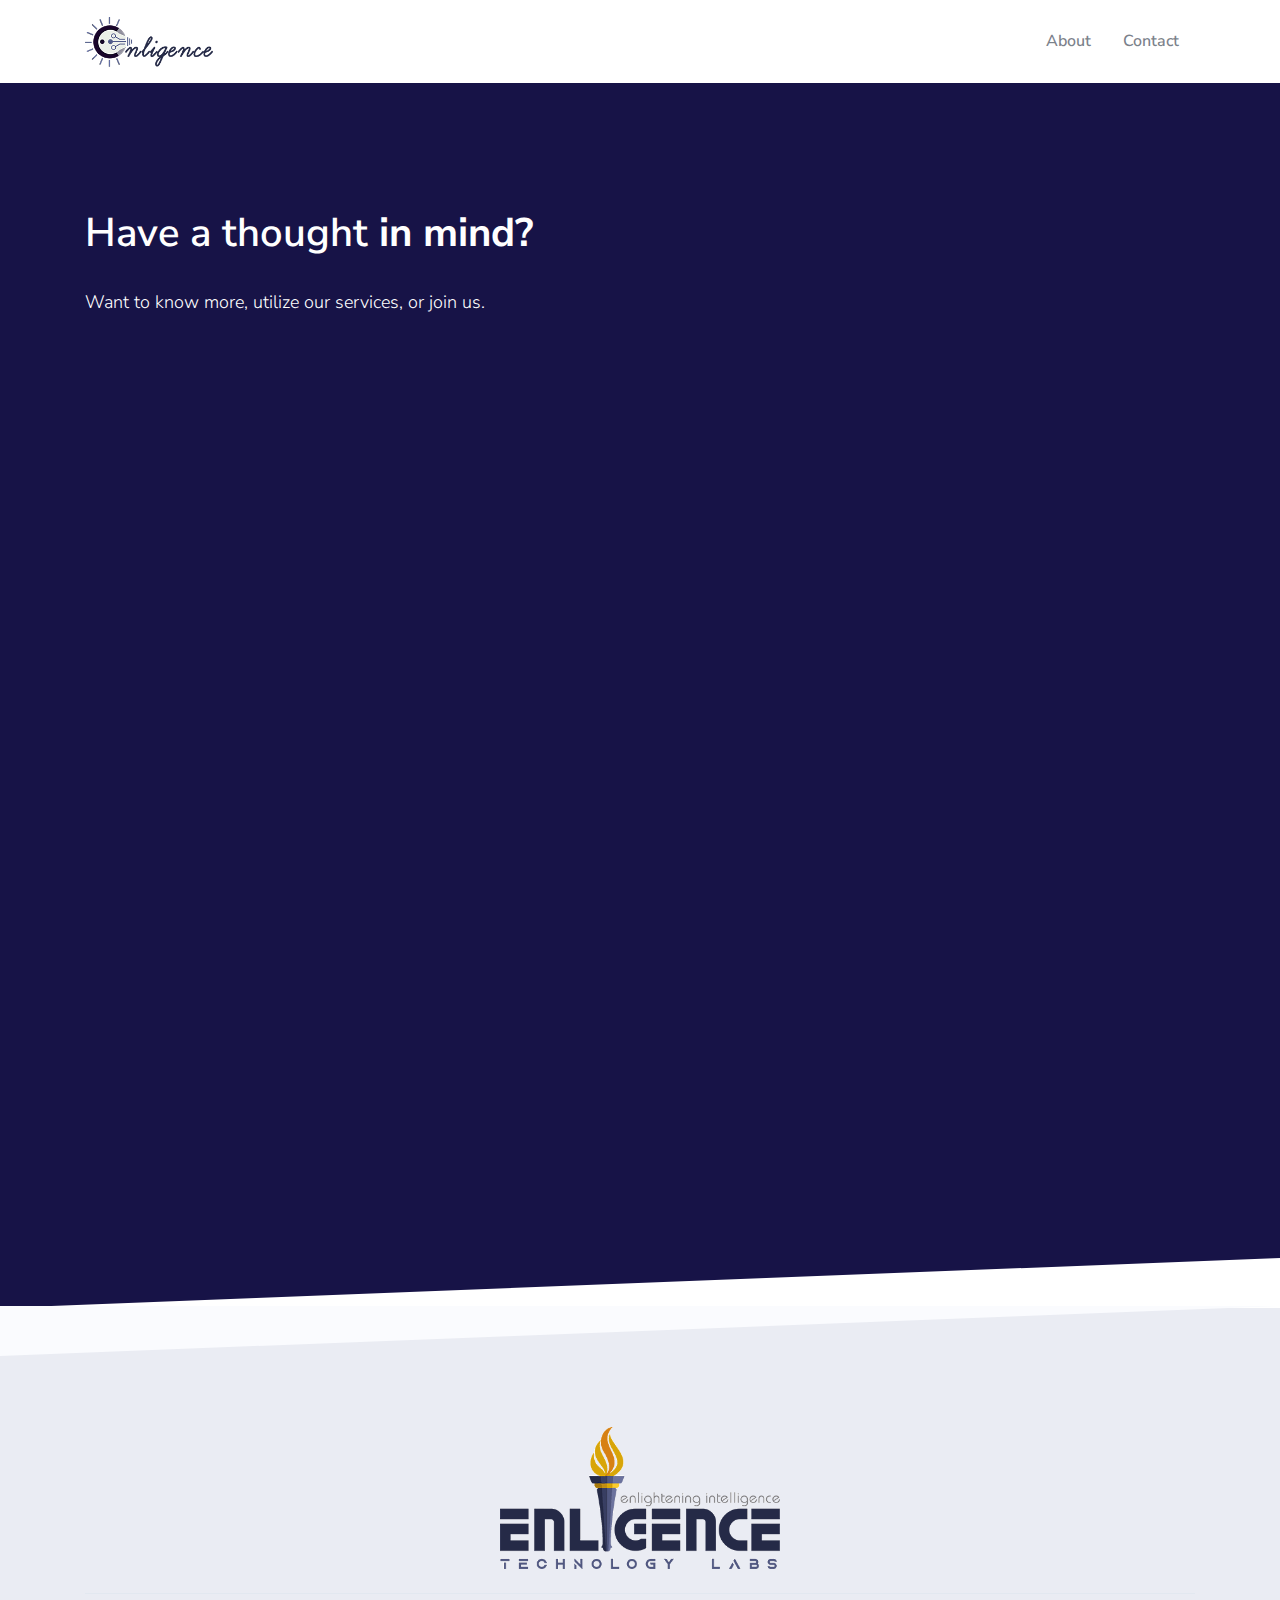
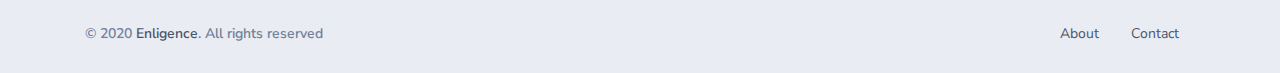
<file: contact.html>
<!DOCTYPE html>
<html lang="en">

<head>
    <meta charset="utf-8">
    <meta name="viewport" content="width=device-width, initial-scale=1, shrink-to-fit=no">
    <meta name="description" content="">
    <meta name="author" content="Enligence">
    <title>Enligence Technology Labs</title>
    <!-- Favicon -->
    <link rel="icon" href="assets/img/brand/favicon.png" type="image/png">
    <!-- Quick CSS -->
    <link rel="stylesheet" href="assets/css/quick-website.css" id="stylesheet">
</head>

<body>
    <!-- Preloader -->
    <div class="preloader">
        <div class="spinner-border text-primary" role="status">
            <span class="sr-only">Loading...</span>
        </div>
    </div>

    <!-- Navbar -->
    <nav class="navbar navbar-expand-lg navbar-light bg-white">
        <div class="container">
            <!-- Brand -->
            <a href="index.html">
                <img style="height:50px" alt="Image placeholder" src="assets/img/toplogo.png" id="navbar-logo">
            </a>
            <!-- Toggler -->
            <button class="navbar-toggler" type="button" data-toggle="collapse" data-target="#navbarCollapse"
                aria-controls="navbarCollapse" aria-expanded="false" aria-label="Toggle navigation">
                <span class="navbar-toggler-icon"></span>
            </button>
            <!-- Collapse -->
            <div class="collapse navbar-collapse" id="navbarCollapse">
                <ul class="navbar-nav mt-4 mt-lg-0 ml-auto">
                    <li class="nav-item ">
                        <a class="nav-link" href="about.html">About</a>
                    </li>
                    <li class="nav-item ">
                        <a class="nav-link" href="contact.html">Contact</a>
                    </li>
                </ul>
            </div>
        </div>
    </nav>
    <!-- Main content -->
    <section class="slice py-6 pt-lg-7 pb-lg-8 bg-dark">
        <!-- Container -->
        <div class="container">
            <div class="row row-grid align-items-center">
                <div class="col-lg-6">
                    <!-- Heading -->
                    <h1 class="h1 text-white text-center text-lg-left my-4">
                        Have a thought <strong>in mind?</strong>
                    </h1>
                    <!-- Text -->
                    <p class="lead text-white text-center text-lg-left opacity-8">
                        Want to know more, utilize our services, or join us.
                    </p>
                    <!-- Buttons -->
                    <div class="mt-5 text-center text-lg-left">
                        <!-- <a href="mailto:enligence@gmail.com" data-scroll-to class="btn btn-white btn-lg btn-icon">
                            <span class="btn-inner--icon">
                                <i data-feather="edit-2"></i>
                            </span>
                            <span class="btn-inner--text">Write a message</span>
                        </a> -->
                        <iframe
                            src="https://docs.google.com/forms/d/e/1FAIpQLSfP2Fqjzgi97oYlsPnApNhhDQ7iWra9hu6zSB9u4ygDEQ9cSw/viewform?embedded=true"
                            width="640" height="812" frameborder="0" marginheight="0" marginwidth="0">Loading…</iframe>
                    </div>
                </div>
            </div>
        </div>
        <!-- SVG separator -->
        <div class="shape-container shape-line shape-position-bottom">
            <svg width="2560px" height="100px" xmlns="http://www.w3.org/2000/svg"
                xmlns:xlink="http://www.w3.org/1999/xlink" preserveAspectRatio="none" x="0px" y="0px"
                viewBox="0 0 2560 100" style="enable-background:new 0 0 2560 100;" xml:space="preserve" class="">
                <polygon points="2560 0 2560 100 0 100"></polygon>
            </svg>
        </div>
    </section>
    <footer class="position-relative" id="footer-main">
        <div class="footer pt-lg-7 footer-light bg-light">
            <!-- SVG shape -->
            <div class="shape-container shape-line shape-position-top shape-orientation-inverse">
                <svg width="2560px" height="100px" xmlns="http://www.w3.org/2000/svg"
                    xmlns:xlink="http://www.w3.org/1999/xlink" preserveAspectRatio="none" x="0px" y="0px"
                    viewBox="0 0 2560 100" style="enable-background:new 0 0 2560 100;" xml:space="preserve"
                    class=" fill-section-secondary">
                    <polygon points="2560 0 2560 100 0 100"></polygon>
                </svg>
            </div>
            <!-- Footer -->
            <div class="container pt-4">
                <div class="row">
                    <!-- Theme's logo -->
                    <a href="index.html" class="bottomimage">
                        <img alt="Image placeholder" src="assets/img/mainlogo.png" class="img-fluid" id="footer-logo">
                    </a>
                </div>
                <hr class="divider divider-fade divider-dark my-4">
                <div class="row align-items-center justify-content-md-between pb-4">
                    <div class="col-md-6">
                        <div class="copyright text-sm font-weight-bold text-center text-md-left">
                            &copy; 2020 <a href="index.html" class="font-weight-bold">Enligence</a>. All rights reserved
                        </div>
                    </div>
                    <div class="col-md-6">
                        <ul class="nav justify-content-center justify-content-md-end mt-3 mt-md-0">
                            <li class="nav-item">
                                <a class="nav-link" href="about.html">About</a>
                            </li>
                            <li class="nav-item">
                                <a class="nav-link" href="contact.html">Contact</a>
                            </li>
                        </ul>
                    </div>
                </div>
            </div>
        </div>
    </footer>
    <script src="https://ajax.googleapis.com/ajax/libs/jquery/3.5.1/jquery.min.js"></script>
    <script src="https://stackpath.bootstrapcdn.com/bootstrap/4.5.0/js/bootstrap.min.js"
        integrity="sha384-OgVRvuATP1z7JjHLkuOU7Xw704+h835Lr+6QL9UvYjZE3Ipu6Tp75j7Bh/kR0JKI"
        crossorigin="anonymous"></script>
    <script src="assets/libs/svg-injector/dist/svg-injector.min.js"></script>
    <script src="assets/libs/feather-icons/dist/feather.min.js"></script>
    <script src="assets/js/quick-website.min.js"></script>
    <script>
        feather.replace({
            'width': '1em',
            'height': '1em'
        })
        window.addEventListener("load", function () {
            setTimeout(function () {
                document.querySelector('body').classList.add('loaded');
            }, 300);
        });
    </script>
</body>

</html>
</file>
